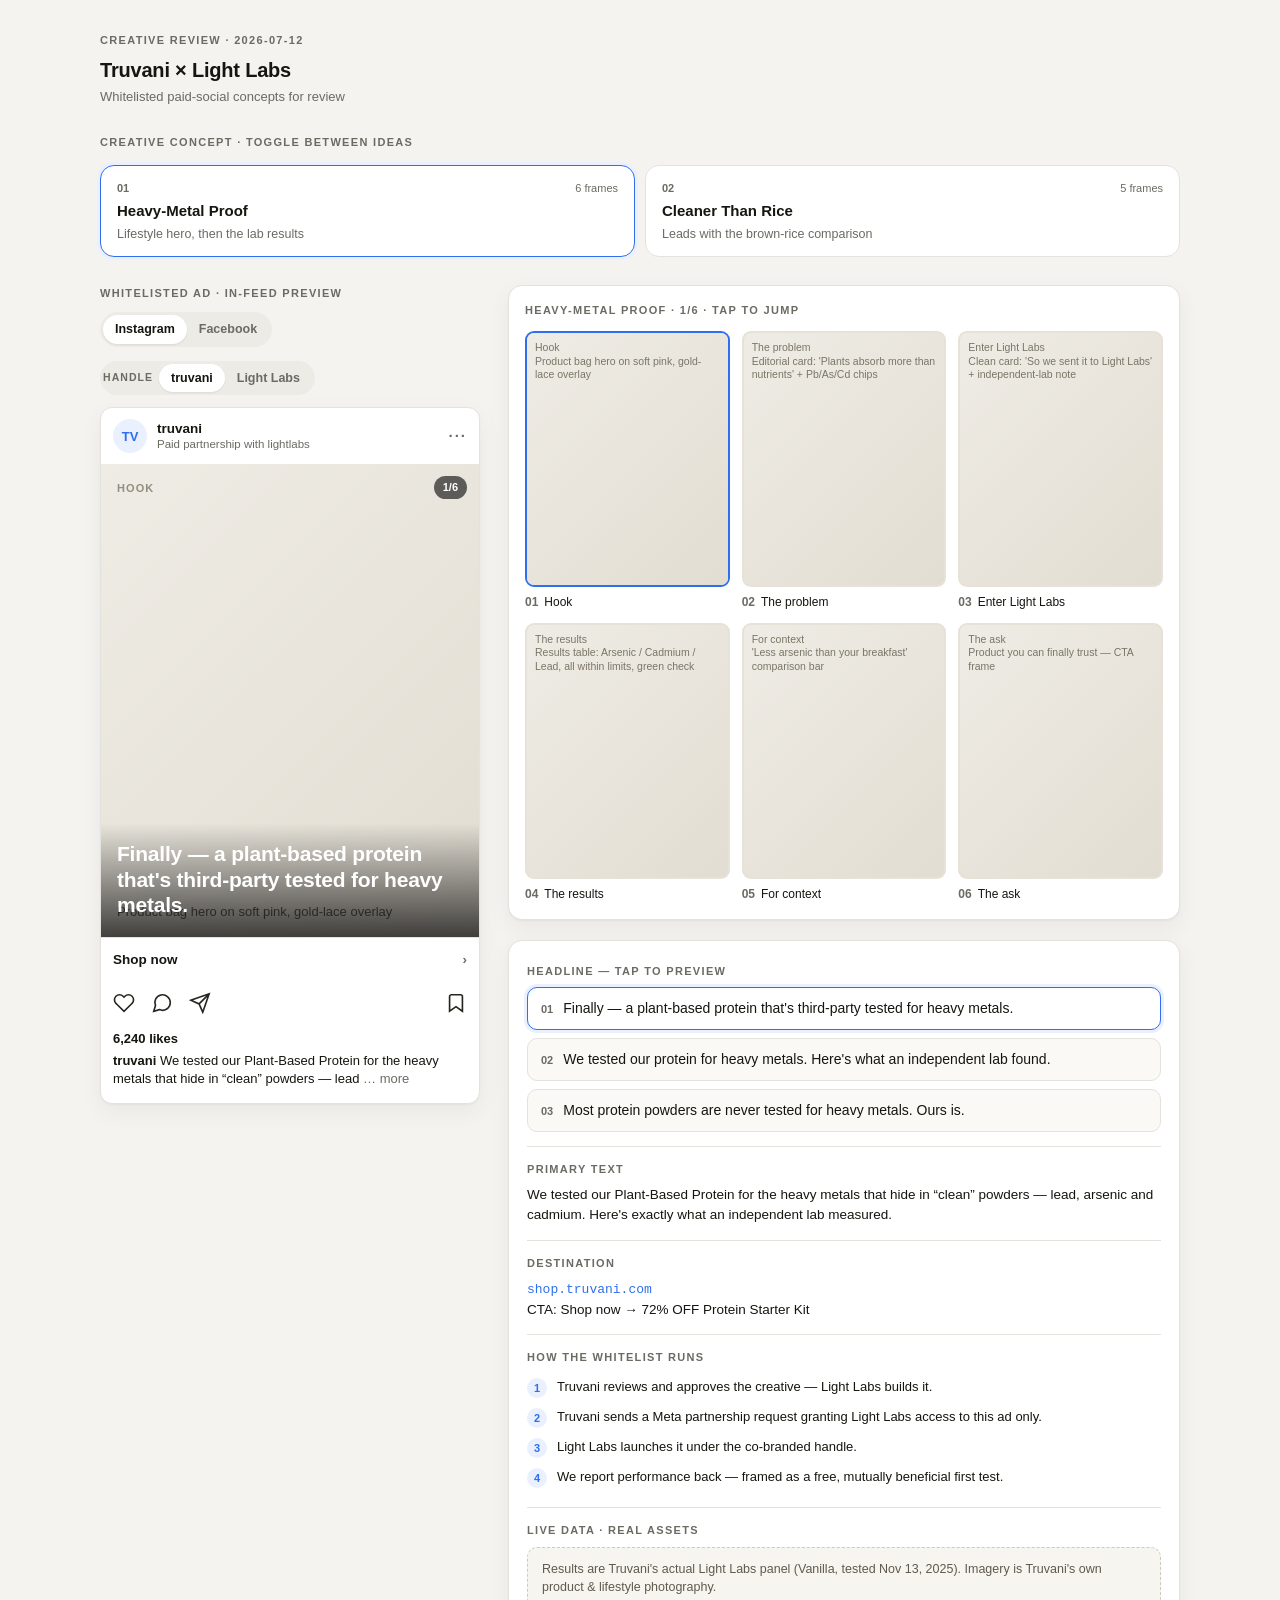
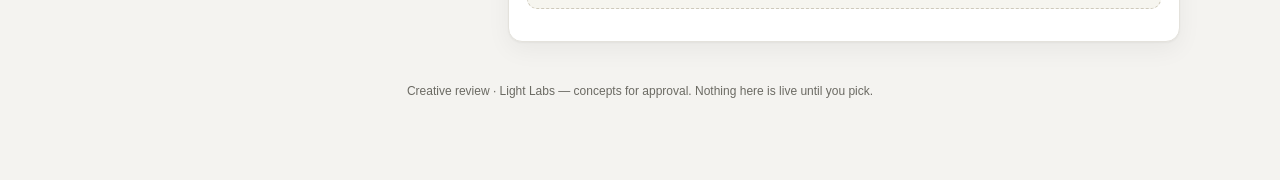
<file: .agents/skills/ad-creative/assets/creative-review-template.html>
<!DOCTYPE html>
<!--
  Creative Review Page — a shareable ad-creative approval artifact.

  HOW TO USE (agents): replace the JSON inside <script id="review-data"> below
  with the real project. Everything else renders from it. The file is
  self-contained — no build, no network, no dependencies. Open it in a browser,
  host it on any static host (Vercel/Netlify/GitHub Pages), or hand off the
  single .html file.

  THE DATA BLOCK IS JSON, NOT JAVASCRIPT:
    - double-quoted keys and strings, no comments, no trailing commas
    - it is inert data (parsed with JSON.parse), so a value can never execute
    - SECURITY: escape every literal "<" in your text values as \u003c so a
      value like "</script>" can never break out of the tag. All values are
      also HTML-escaped again at render time.

  DATA SHAPE — see references/creative-review-page.md for the annotated spec.
  Images: each frame's "image" may be a local path/file URL or a data URI.
  Remote and protocol-relative URLs are blocked; package images with the page.
  If omitted (or the file is missing), a placeholder shows the frame label +
  the image prompt — use this for concepts not yet rendered to image.
-->
<html lang="en">
<head>
<meta charset="utf-8" />
<meta name="viewport" content="width=device-width, initial-scale=1" />
<title>Creative Review</title>
<style>
  :root {
    --bg: #f4f3f0; --card: #ffffff; --ink: #16150f; --muted: #6b6a63;
    --line: #e4e2dc; --accent: #2f6fed; --accent-soft: #eaf0fe;
    --radius: 14px; --shadow: 0 1px 2px rgba(0,0,0,.04), 0 8px 24px rgba(0,0,0,.05);
  }
  * { box-sizing: border-box; }
  body { margin: 0; background: var(--bg); color: var(--ink);
    font: 15px/1.5 -apple-system, BlinkMacSystemFont, "Segoe UI", Roboto, Helvetica, Arial, sans-serif;
    -webkit-font-smoothing: antialiased; }
  .wrap { max-width: 1120px; margin: 0 auto; padding: 32px 20px 80px; }
  .eyebrow { font-size: 11px; font-weight: 700; letter-spacing: .12em; text-transform: uppercase; color: var(--muted); }
  a { color: var(--accent); }

  header.project { margin-bottom: 28px; }
  header.project h1 { font-size: 20px; margin: 6px 0 2px; letter-spacing: -.01em; }
  header.project .sub { color: var(--muted); font-size: 13px; }

  .concepts { display: grid; grid-template-columns: repeat(auto-fit, minmax(210px, 1fr)); gap: 10px; margin: 14px 0 28px; }
  .concept { text-align: left; background: var(--card); border: 1.5px solid var(--line); border-radius: var(--radius);
    padding: 14px 16px; cursor: pointer; transition: border-color .12s, box-shadow .12s; font: inherit; color: inherit; }
  .concept:hover { border-color: #cfcdc6; }
  .concept[aria-pressed="true"] { border-color: var(--accent); box-shadow: 0 0 0 3px var(--accent-soft); background: #fff; }
  .concept .row1 { display: flex; align-items: baseline; justify-content: space-between; gap: 8px; }
  .concept .num { font-size: 11px; font-weight: 700; color: var(--muted); }
  .concept .frames { font-size: 11px; color: var(--muted); }
  .concept .name { font-weight: 650; font-size: 15px; margin: 4px 0 3px; }
  .concept .tag { font-size: 12.5px; color: var(--muted); line-height: 1.35; }

  .grid { display: grid; grid-template-columns: minmax(0, 380px) minmax(0, 1fr); gap: 28px; align-items: start; }
  @media (max-width: 860px) { .grid { grid-template-columns: 1fr; } }
  .col-label { margin-bottom: 10px; }

  .toggles { display: flex; flex-wrap: wrap; gap: 14px; margin-bottom: 12px; }
  .seg { display: inline-flex; background: #ecebe6; border-radius: 999px; padding: 3px; }
  .seg button { border: 0; background: transparent; font: inherit; font-size: 12.5px; font-weight: 600; color: var(--muted);
    padding: 5px 12px; border-radius: 999px; cursor: pointer; }
  .seg button[aria-pressed="true"] { background: #fff; color: var(--ink); box-shadow: 0 1px 2px rgba(0,0,0,.08); }
  .seg .lbl { align-self: center; font-size: 10.5px; font-weight: 700; letter-spacing: .1em; text-transform: uppercase; color: var(--muted); margin-right: 6px; }

  .post { background: var(--card); border: 1px solid var(--line); border-radius: 12px; overflow: hidden; box-shadow: var(--shadow); }
  .post .top { display: flex; align-items: center; gap: 10px; padding: 11px 12px; }
  .post .avatar { width: 34px; height: 34px; border-radius: 50%; background: var(--accent-soft); color: var(--accent);
    display: grid; place-items: center; font-weight: 700; font-size: 13px; overflow: hidden; flex: none; }
  .post .avatar img { width: 100%; height: 100%; object-fit: cover; }
  .post .who { line-height: 1.2; }
  .post .who .name { font-weight: 650; font-size: 13.5px; }
  .post .who .partner { font-size: 11.5px; color: var(--muted); }
  .post .dots { margin-left: auto; color: var(--muted); font-weight: 700; letter-spacing: 2px; }
  .frame { position: relative; aspect-ratio: 4/5; background: #ded9d0; display: grid; }
  .frame img { width: 100%; height: 100%; object-fit: cover; grid-area: 1/1; z-index: 1; }
  .frame .ph { grid-area: 1/1; display: flex; flex-direction: column; justify-content: space-between; padding: 16px;
    background: linear-gradient(135deg,#efece5,#e2ddd2); }
  .frame .ph .plabel { font-size: 11px; font-weight: 700; letter-spacing: .1em; text-transform: uppercase; color: #948e80; }
  .frame .ph .pprompt { font-size: 13px; color: #5f5a4e; line-height: 1.4; }
  .frame .badge { position: absolute; top: 12px; left: 12px; z-index: 2; background: rgba(255,255,255,.92);
    font-size: 11.5px; font-weight: 600; padding: 5px 10px; border-radius: 999px; display: flex; align-items: center; gap: 5px; }
  .frame .counter { position: absolute; top: 12px; right: 12px; z-index: 2; background: rgba(0,0,0,.6); color: #fff; font-size: 11px;
    font-weight: 600; padding: 3px 9px; border-radius: 999px; }
  .frame .headline { position: absolute; left: 0; right: 0; bottom: 0; z-index: 2; padding: 18px 16px 20px; color: #fff;
    font-size: 21px; font-weight: 700; line-height: 1.2; letter-spacing: -.01em;
    background: linear-gradient(to top, rgba(0,0,0,.72), rgba(0,0,0,0)); }
  .frame .headline.light { color: var(--ink); background: linear-gradient(to top, rgba(255,255,255,.85), rgba(255,255,255,0)); }

  /* Instagram chrome */
  .ig-cta { display: flex; align-items: center; justify-content: space-between; padding: 12px; border-top: 1px solid var(--line);
    font-weight: 600; font-size: 13.5px; }
  .ig-cta .chev { color: var(--muted); }
  .ig-actions { display: flex; gap: 16px; padding: 10px 12px 2px; color: #26251f; }
  .ig-actions svg { width: 22px; height: 22px; }
  .ig-actions .save { margin-left: auto; }
  .likes { padding: 6px 12px 2px; font-weight: 650; font-size: 13px; }
  .caption { padding: 2px 12px 14px; font-size: 13px; line-height: 1.4; }
  .caption .h { font-weight: 650; }
  .caption .more { color: var(--muted); }

  /* Facebook chrome — link card below image + text actions */
  .fb-card { display: flex; align-items: center; gap: 12px; padding: 12px; background: #f3f4f6; border-top: 1px solid var(--line); }
  .fb-card .meta { min-width: 0; flex: 1; }
  .fb-card .dom { font-size: 11px; letter-spacing: .04em; text-transform: uppercase; color: var(--muted); }
  .fb-card .hl { font-size: 14px; font-weight: 650; line-height: 1.25; margin-top: 2px; overflow: hidden; }
  .fb-card .btn { flex: none; background: #e4e6eb; color: #050505; font-weight: 650; font-size: 12.5px; padding: 8px 14px; border-radius: 7px; }
  .fb-actions { display: flex; padding: 4px 12px; border-top: 1px solid var(--line); }
  .fb-actions span { flex: 1; text-align: center; padding: 8px 0; font-size: 13px; font-weight: 600; color: var(--muted); }

  .board { background: var(--card); border: 1px solid var(--line); border-radius: var(--radius); padding: 16px; box-shadow: var(--shadow); margin-bottom: 20px; }
  .board .frames-grid { display: grid; grid-template-columns: repeat(3, 1fr); gap: 12px; margin-top: 12px; }
  @media (max-width: 480px) { .board .frames-grid { grid-template-columns: repeat(2, 1fr); } }
  .thumb { border: 0; background: transparent; padding: 0; cursor: pointer; text-align: left; font: inherit; color: inherit; }
  .thumb .box { aspect-ratio: 4/5; border-radius: 9px; overflow: hidden; border: 2px solid transparent; background: #e7e2d8;
    display: grid; transition: border-color .12s; }
  .thumb[aria-current="true"] .box { border-color: var(--accent); }
  .thumb .box img { width: 100%; height: 100%; object-fit: cover; grid-area: 1/1; z-index: 1; }
  .thumb .box .mini { grid-area: 1/1; padding: 8px; font-size: 10.5px; color: #7a7566; line-height: 1.3;
    background: linear-gradient(135deg,#efece5,#e2ddd2); overflow: hidden; }
  .thumb .cap { margin-top: 6px; font-size: 12px; }
  .thumb .cap .n { color: var(--muted); font-weight: 700; margin-right: 6px; }

  .copy { background: var(--card); border: 1px solid var(--line); border-radius: var(--radius); padding: 18px; box-shadow: var(--shadow); }
  .copy .block { padding: 14px 0; border-top: 1px solid var(--line); }
  .copy .block:first-of-type { border-top: 0; padding-top: 4px; }
  .headline-opt { display: flex; gap: 10px; align-items: flex-start; width: 100%; text-align: left; font: inherit; color: inherit;
    background: #faf9f6; border: 1.5px solid var(--line); border-radius: 10px; padding: 11px 13px; cursor: pointer; margin-top: 8px; }
  .headline-opt[aria-pressed="true"] { border-color: var(--accent); background: #fff; box-shadow: 0 0 0 3px var(--accent-soft); }
  .headline-opt .n { font-size: 11px; font-weight: 700; color: var(--muted); margin-top: 2px; }
  .headline-opt .t { font-size: 14px; line-height: 1.35; }
  .kv { font-size: 13.5px; line-height: 1.5; }
  .kv .dest { color: var(--accent); font-family: ui-monospace, SFMono-Regular, Menlo, monospace; font-size: 13px; }
  .steps { margin: 8px 0 0; padding: 0; list-style: none; }
  .steps li { display: flex; gap: 10px; padding: 5px 0; font-size: 13px; line-height: 1.4; }
  .steps li .i { flex: none; width: 20px; height: 20px; border-radius: 50%; background: var(--accent-soft); color: var(--accent);
    display: grid; place-items: center; font-size: 11px; font-weight: 700; }
  .grounding { background: #f6f5ef; border: 1px dashed #cfcabb; border-radius: 10px; padding: 12px 14px; font-size: 12.5px; color: #5f5a4e; line-height: 1.45; margin-top: 8px; }
  .err { background: #fbeaea; border: 1px solid #e6b7b7; color: #8a2b2b; border-radius: 10px; padding: 14px 16px; font-size: 13px; }
  footer { margin-top: 40px; text-align: center; font-size: 12px; color: var(--muted); }
</style>
</head>
<body>

<!-- DATA — replace this JSON with your project (see the comment at the top of the file). -->
<script type="application/json" id="review-data">
{
  "project": {
    "brand": "Truvani",
    "agency": "Light Labs",
    "date": "2026-07-12",
    "note": "Whitelisted paid-social concepts for review"
  },
  "platforms": ["instagram", "facebook"],
  "concepts": [
    {
      "name": "Heavy-Metal Proof",
      "tagline": "Lifestyle hero, then the lab results",
      "handles": [
        { "name": "truvani", "partner": "Paid partnership with lightlabs", "initials": "TV" },
        { "name": "Light Labs", "partner": "Paid partnership with truvani", "initials": "LL" }
      ],
      "frames": [
        { "label": "Hook", "prompt": "Product bag hero on soft pink, gold-lace overlay", "headline": "Finally — a plant-based protein that's third-party tested for heavy metals.", "headlineTheme": "dark" },
        { "label": "The problem", "prompt": "Editorial card: 'Plants absorb more than nutrients' + Pb/As/Cd chips" },
        { "label": "Enter Light Labs", "prompt": "Clean card: 'So we sent it to Light Labs' + independent-lab note" },
        { "label": "The results", "prompt": "Results table: Arsenic / Cadmium / Lead, all within limits, green check" },
        { "label": "For context", "prompt": "'Less arsenic than your breakfast' comparison bar" },
        { "label": "The ask", "prompt": "Product you can finally trust — CTA frame", "headline": "Protein you can finally trust." }
      ],
      "headlines": [
        "Finally — a plant-based protein that's third-party tested for heavy metals.",
        "We tested our protein for heavy metals. Here's what an independent lab found.",
        "Most protein powders are never tested for heavy metals. Ours is."
      ],
      "likes": "6,240",
      "primaryText": "We tested our Plant-Based Protein for the heavy metals that hide in “clean” powders — lead, arsenic and cadmium. Here's exactly what an independent lab measured.",
      "destination": { "url": "shop.truvani.com", "cta": "Shop now", "offer": "72% OFF Protein Starter Kit" },
      "rollout": {
        "title": "How the whitelist runs",
        "steps": [
          "Truvani reviews and approves the creative — Light Labs builds it.",
          "Truvani sends a Meta partnership request granting Light Labs access to this ad only.",
          "Light Labs launches it under the co-branded handle.",
          "We report performance back — framed as a free, mutually beneficial first test."
        ]
      },
      "grounding": "Results are Truvani's actual Light Labs panel (Vanilla, tested Nov 13, 2025). Imagery is Truvani's own product & lifestyle photography."
    },
    {
      "name": "Cleaner Than Rice",
      "tagline": "Leads with the brown-rice comparison",
      "frames": [
        { "label": "Hook", "prompt": "Split visual: brown rice vs protein scoop", "headline": "Your “clean” brown rice protein? Test it.", "headlineTheme": "dark" },
        { "label": "The claim", "prompt": "Stat card comparing arsenic levels" },
        { "label": "The proof", "prompt": "Light Labs results table" },
        { "label": "The context", "prompt": "What the numbers mean, plainly" },
        { "label": "The ask", "prompt": "Starter-kit offer frame", "headline": "Trust the label. Then trust the test." }
      ],
      "headlines": [
        "Your “clean” brown rice protein? Test it.",
        "Brown rice protein is often the worst offender for arsenic. We checked ours.",
        "“Plant-based” doesn't mean “clean.” We have the lab panel to prove ours is."
      ],
      "primaryText": "Brown-rice protein is one of the most common sources of dietary arsenic. So we sent ours to an independent lab. Here's the panel.",
      "destination": { "url": "shop.truvani.com", "cta": "Shop now", "offer": "72% OFF Protein Starter Kit" },
      "grounding": "Comparison figures are from Truvani's Light Labs panel and published dietary-arsenic ranges. No competitor is named."
    }
  ]
}
</script>

<div class="wrap">
  <header class="project" id="project"></header>
  <div class="eyebrow">Creative concept · toggle between ideas</div>
  <div class="concepts" id="concepts"></div>
  <div class="grid">
    <section>
      <div class="eyebrow col-label" id="preview-label">In-feed preview</div>
      <div class="toggles" id="toggles"></div>
      <div class="post" id="post"></div>
    </section>
    <section>
      <div class="board">
        <div class="eyebrow" id="board-label">Storyboard · tap to jump</div>
        <div class="frames-grid" id="frames-grid"></div>
      </div>
      <div class="copy" id="copy"></div>
    </section>
  </div>
  <footer id="footer"></footer>
</div>

<script>
/* ============================================================================
   RENDER — generic; no need to edit when swapping the DATA JSON above.
   ========================================================================== */
const esc = (s) => String(s == null ? "" : s).replace(/[&<>"']/g, c => (
  { "&": "&amp;", "<": "&lt;", ">": "&gt;", '"': "&quot;", "'": "&#39;" }[c]));
const PLATFORMS = { instagram: "Instagram", facebook: "Facebook" };

let DATA;
try {
  DATA = JSON.parse(document.getElementById("review-data").textContent);
} catch (e) {
  document.querySelector(".wrap").innerHTML =
    '<div class="err"><b>Couldn\'t read the review data.</b><br/>The <code>#review-data</code> block must be valid JSON — double-quoted keys and strings, no comments, no trailing commas. Parser said: ' + esc(e.message) + '</div>';
  throw e;
}

function invalid(msg) {
  document.querySelector(".wrap").innerHTML =
    '<div class="err"><b>The review data is missing something.</b><br/>' + esc(msg) + '</div>';
  throw new Error(msg);
}
if (!DATA || !Array.isArray(DATA.concepts) || !DATA.concepts.length)
  invalid('"concepts" must be a non-empty array.');
DATA.concepts.forEach((c, i) => {
  if (!c || typeof c !== "object") invalid(`concepts[${i}] must be an object.`);
  if (!Array.isArray(c.frames) || !c.frames.length) invalid(`concepts[${i}].frames must be a non-empty array.`);
});

const state = { concept: 0, frame: 0, platform: null, handle: 0, headline: 0 };
const concept = () => DATA.concepts[state.concept];

// platforms restricted to the ones we can render; default to first valid
const platformList = () => (DATA.platforms || ["instagram"]).filter(p => PLATFORMS[p]);
state.platform = platformList()[0] || "instagram";

const heart = '<svg viewBox="0 0 24 24" fill="none" stroke="currentColor" stroke-width="1.8"><path d="M20.8 4.6a5.5 5.5 0 0 0-7.8 0L12 5.6l-1-1a5.5 5.5 0 1 0-7.8 7.8l1 1L12 21l7.8-7.6 1-1a5.5 5.5 0 0 0 0-7.8z"/></svg>';
const comment = '<svg viewBox="0 0 24 24" fill="none" stroke="currentColor" stroke-width="1.8"><path d="M21 11.5a8.4 8.4 0 0 1-11.8 7.7L3 21l1.9-6.2A8.4 8.4 0 1 1 21 11.5z"/></svg>';
const share = '<svg viewBox="0 0 24 24" fill="none" stroke="currentColor" stroke-width="1.8"><path d="M22 2 11 13M22 2l-7 20-4-9-9-4 20-7z"/></svg>';
const bookmark = '<svg viewBox="0 0 24 24" fill="none" stroke="currentColor" stroke-width="1.8"><path d="M19 21l-7-5-7 5V5a2 2 0 0 1 2-2h10a2 2 0 0 1 2 2z"/></svg>';

function renderProject() {
  const p = DATA.project || {};
  const line = [p.brand, p.agency && `× ${p.agency}`].filter(Boolean).join(" ");
  document.getElementById("project").innerHTML =
    `<div class="eyebrow">Creative review${p.date ? " · " + esc(p.date) : ""}</div>
     <h1>${esc(line || "Ad creative")}</h1>${p.note ? `<div class="sub">${esc(p.note)}</div>` : ""}`;
  document.getElementById("footer").innerHTML =
    `Creative review${p.agency ? " · " + esc(p.agency) : ""} — concepts for approval. Nothing here is live until you pick.`;
}

function renderConcepts() {
  document.getElementById("concepts").innerHTML = DATA.concepts.map((c, i) => `
    <button class="concept" aria-pressed="${i === state.concept}" data-i="${i}">
      <div class="row1"><span class="num">${String(i + 1).padStart(2, "0")}</span>
        <span class="frames">${c.frames.length} frame${c.frames.length === 1 ? "" : "s"}</span></div>
      <div class="name">${esc(c.name)}</div>
      <div class="tag">${esc(c.tagline || "")}</div>
    </button>`).join("");
  document.querySelectorAll(".concept").forEach(b =>
    b.onclick = () => { state.concept = +b.dataset.i; state.frame = 0; state.handle = 0; state.headline = 0; renderAll(); });
}

function handles() {
  return concept().handles || [{
    name: DATA.project?.brand || "brand",
    partner: DATA.project?.agency ? "Paid partnership with " + DATA.project.agency.toLowerCase() : "Sponsored",
    initials: (DATA.project?.brand || "AD").slice(0, 2).toUpperCase()
  }];
}

function renderToggles() {
  const plats = platformList(), hs = handles();
  let html = "";
  if (plats.length > 1) {
    html += `<div class="seg" role="group">${plats.map(p =>
      `<button data-plat="${esc(p)}" aria-pressed="${p === state.platform}">${esc(PLATFORMS[p])}</button>`).join("")}</div>`;
  }
  if (hs.length > 1) {
    html += `<div class="seg" role="group"><span class="lbl">Handle</span>${hs.map((h, i) =>
      `<button data-handle="${i}" aria-pressed="${i === state.handle}">${esc(h.name)}</button>`).join("")}</div>`;
  }
  const el = document.getElementById("toggles");
  el.innerHTML = html;
  el.querySelectorAll("[data-plat]").forEach(b => b.onclick = () => { state.platform = b.dataset.plat; renderToggles(); renderPost(); });
  el.querySelectorAll("[data-handle]").forEach(b => b.onclick = () => { state.handle = +b.dataset.handle; renderToggles(); renderPost(); });
  document.getElementById("preview-label").textContent = (hs.length > 1 ? "Whitelisted ad · " : "") + "In-feed preview";
}

// Classify with the browser URL parser; tabs/newlines and backslashes can hide a remote URL.
function localImageSource(value) {
  if (typeof value !== "string") return "";
  const syntax = value.replace(/[\t\n\r]/g, "").replace(/\\/g, "/")
    .replace(/^[\u0000-\u0020]+|[\u0000-\u0020]+$/g, "");
  if (/^\/\//.test(syntax)) return "";
  try {
    const base = new URL(document.baseURI);
    const image = new URL(value, base);
    if (image.protocol === "data:" || (image.protocol === "file:" && !image.host)) return value;
    // Hosted relative assets stay on the review page's origin; absolute network URLs stay blocked.
    if (!/^[a-z][a-z0-9+.-]*:/i.test(syntax) && image.origin === base.origin) return value;
  } catch (_) { /* An invalid source falls back to the placeholder. */ }
  return "";
}

// placeholder underneath + image on top; a missing/broken image removes itself → placeholder shows
function frameVisual(f, phCls) {
  const ph = `<div class="${phCls}"><div class="plabel">${esc(f.label)}</div><div class="pprompt">${esc(f.prompt || "")}</div></div>`;
  // Only local/relative or data: image sources — block remote URLs so the page stays offline and cannot beacon on open.
  const localImg = localImageSource(f.image);
  const img = localImg ? `<img src="${esc(localImg)}" alt="${esc(f.label)}" onerror="this.remove()" />` : "";
  return ph + img;
}

function frameHTML(c, f) {
  const total = c.frames.length;
  const headlineText = state.frame === 0 ? (c.headlines?.[state.headline] || f.headline || "") : (f.headline || "");
  const theme = f.headlineTheme === "light" ? " light" : "";
  return `<div class="frame">
      ${frameVisual(f, "ph")}
      <span class="counter">${state.frame + 1}/${total}</span>
      ${headlineText ? `<div class="headline${theme}">${esc(headlineText)}</div>` : ""}
    </div>`;
}

function renderPost() {
  const c = concept(), f = c.frames[state.frame], h = handles()[state.handle] || handles()[0];
  const dest = c.destination || {};
  const top = `<div class="top">
      <div class="avatar">${h.initials ? esc(h.initials) : ""}</div>
      <div class="who"><div class="name">${esc(h.name)}</div><div class="partner">${esc(h.partner || "Sponsored")}</div></div>
      <div class="dots">···</div>
    </div>`;

  let chrome;
  if (state.platform === "facebook") {
    const domain = dest.url ? esc(dest.url) : "";
    const hl = c.headlines?.[state.headline] || f.headline || dest.offer || "";
    chrome = `<div class="fb-card">
        <div class="meta"><div class="dom">${domain}</div><div class="hl">${esc(hl)}</div></div>
        ${dest.cta ? `<div class="btn">${esc(dest.cta)}</div>` : ""}
      </div>
      <div class="fb-actions"><span>Like</span><span>Comment</span><span>Share</span></div>`;
  } else {
    chrome = `<div class="ig-cta"><span>${esc(dest.cta || "Learn more")}</span><span class="chev">›</span></div>
      <div class="ig-actions">${heart}${comment}${share}<span class="save">${bookmark}</span></div>
      ${c.likes ? `<div class="likes">${esc(c.likes)} likes</div>` : ""}
      <div class="caption"><span class="h">${esc(h.name)}</span> ${esc((c.primaryText || "").slice(0, 90))}<span class="more"> … more</span></div>`;
  }

  document.getElementById("post").innerHTML = top + frameHTML(c, f) + chrome;
  document.getElementById("board-label").textContent = `${c.name} · ${state.frame + 1}/${c.frames.length} · tap to jump`;
}

function renderBoard() {
  const c = concept();
  document.getElementById("frames-grid").innerHTML = c.frames.map((f, i) => `
    <button class="thumb" aria-current="${i === state.frame}" data-i="${i}">
      <div class="box">${frameVisual(f, "mini")}</div>
      <div class="cap"><span class="n">${String(i + 1).padStart(2, "0")}</span>${esc(f.label)}</div>
    </button>`).join("");
  document.querySelectorAll(".thumb").forEach(b =>
    b.onclick = () => { state.frame = +b.dataset.i; renderPost(); renderBoard(); });
}

function renderCopy() {
  const c = concept(), dest = c.destination || {};
  let html = "";
  if (c.headlines?.length) {
    html += `<div class="block"><div class="eyebrow">Headline — tap to preview</div>${c.headlines.map((h, i) =>
      `<button class="headline-opt" aria-pressed="${i === state.headline}" data-i="${i}">
        <span class="n">${String(i + 1).padStart(2, "0")}</span><span class="t">${esc(h)}</span></button>`).join("")}</div>`;
  }
  if (c.primaryText) html += `<div class="block"><div class="eyebrow">Primary text</div><div class="kv" style="margin-top:8px">${esc(c.primaryText)}</div></div>`;
  if (dest.url || dest.cta) {
    html += `<div class="block"><div class="eyebrow">Destination</div><div class="kv" style="margin-top:8px">
      ${dest.url ? `<span class="dest">${esc(dest.url)}</span><br/>` : ""}
      ${dest.cta ? `CTA: ${esc(dest.cta)}` : ""}${dest.offer ? ` → ${esc(dest.offer)}` : ""}</div></div>`;
  }
  if (c.rollout?.steps?.length) {
    html += `<div class="block"><div class="eyebrow">${esc(c.rollout.title || "How it runs")}</div>
      <ol class="steps">${c.rollout.steps.map((s, i) => `<li><span class="i">${i + 1}</span><span>${esc(s)}</span></li>`).join("")}</ol></div>`;
  }
  if (c.grounding) html += `<div class="block"><div class="eyebrow">Live data · real assets</div><div class="grounding">${esc(c.grounding)}</div></div>`;
  const el = document.getElementById("copy");
  el.innerHTML = html;
  el.querySelectorAll(".headline-opt").forEach(b =>
    b.onclick = () => { state.headline = +b.dataset.i; state.frame = 0; renderPost(); renderBoard(); renderCopy(); });
}

function renderAll() { renderConcepts(); renderToggles(); renderPost(); renderBoard(); renderCopy(); }
renderProject();
renderAll();
</script>
</body>
</html>
</file>
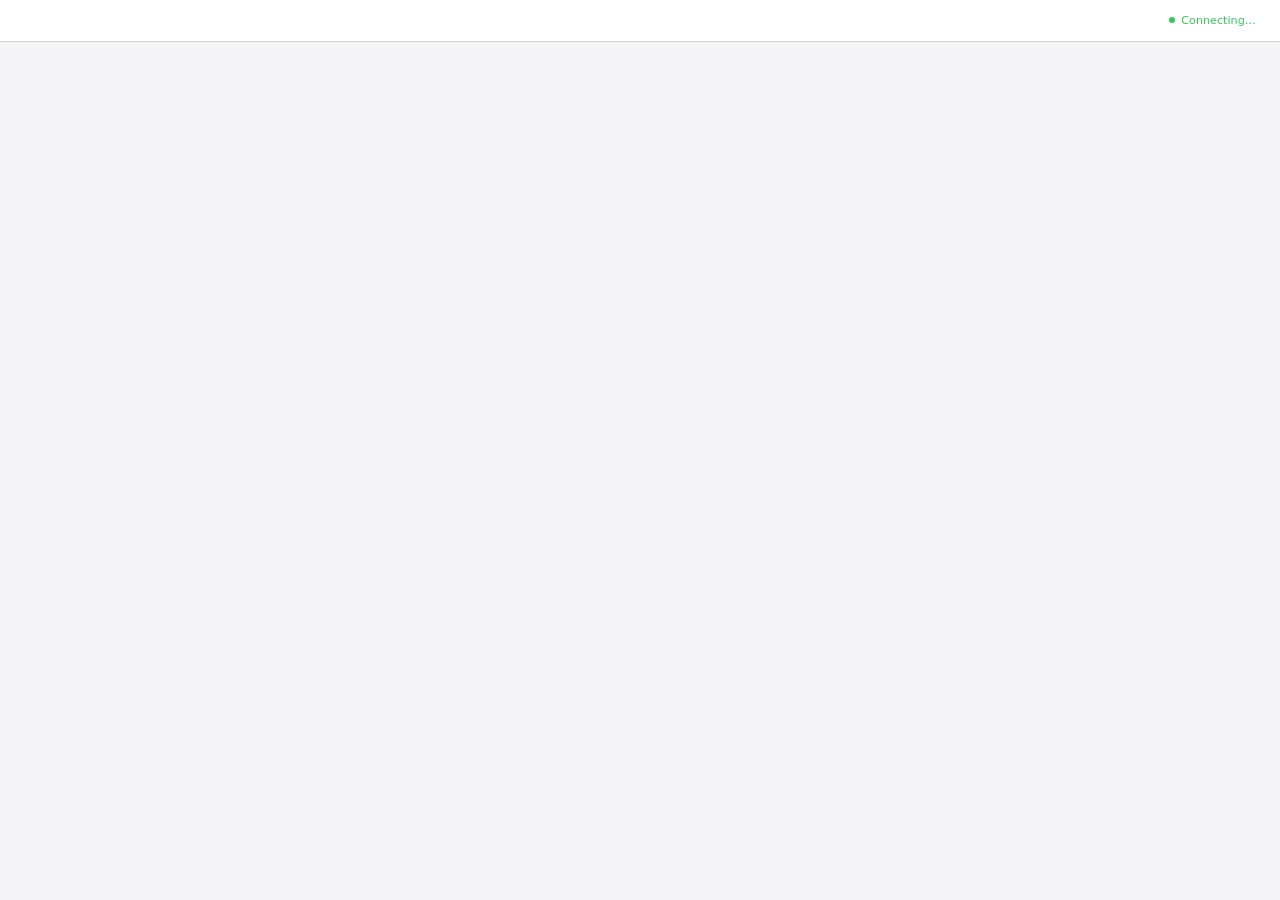
<file: .agents/skills/brainstorming/scripts/frame-template.html>
<!DOCTYPE html>
<html>
<head>
  <meta charset="utf-8">
  <title>Superpowers Brainstorming</title>
  <style>
    /*
     * BRAINSTORM COMPANION FRAME TEMPLATE
     *
     * This template provides a consistent frame with:
     * - OS-aware light/dark theming
     * - Header branding and connection status
     * - Scrollable main content area
     * - CSS helpers for common UI patterns
     *
     * Content is injected via placeholder comment in #frame-content.
     */

    * { box-sizing: border-box; margin: 0; padding: 0; }
    html, body { height: 100%; overflow: hidden; }

    /* ===== THEME VARIABLES ===== */
    :root {
      --bg-primary: #f5f5f7;
      --bg-secondary: #ffffff;
      --bg-tertiary: #e5e5e7;
      --border: #d1d1d6;
      --text-primary: #1d1d1f;
      --text-secondary: #86868b;
      --text-tertiary: #aeaeb2;
      --accent: #0071e3;
      --accent-hover: #0077ed;
      --success: #34c759;
      --warning: #ff9f0a;
      --error: #ff3b30;
      --selected-bg: #e8f4fd;
      --selected-border: #0071e3;
    }

    @media (prefers-color-scheme: dark) {
      :root {
        --bg-primary: #1d1d1f;
        --bg-secondary: #2d2d2f;
        --bg-tertiary: #3d3d3f;
        --border: #424245;
        --text-primary: #f5f5f7;
        --text-secondary: #86868b;
        --text-tertiary: #636366;
        --accent: #0a84ff;
        --accent-hover: #409cff;
        --selected-bg: rgba(10, 132, 255, 0.15);
        --selected-border: #0a84ff;
      }
    }

    body {
      font-family: system-ui, -apple-system, BlinkMacSystemFont, sans-serif;
      background: var(--bg-primary);
      color: var(--text-primary);
      display: flex;
      flex-direction: column;
      line-height: 1.5;
    }

    /* ===== FRAME STRUCTURE ===== */
    .brand { display: flex; align-items: center; min-width: 0; overflow: hidden; color: var(--text-secondary); line-height: 1; }
    .brand a { color: inherit; text-decoration: none; display: flex; align-items: center; gap: 0.5rem; min-width: 0; max-width: 100%; line-height: 1; }
    .brand-copy { display: block; min-width: 0; overflow: hidden; text-overflow: ellipsis; white-space: nowrap; line-height: 1; transform: translateY(-1px); }
    .brand-logo { display: block; height: 1em; width: auto; max-width: 180px; flex-shrink: 0; filter: invert(1); }
    @media (prefers-color-scheme: dark) {
      .brand-logo { filter: none; }
    }
    .status { font-size: 0.7rem; color: var(--status-color, var(--success)); display: flex; align-items: center; gap: 0.4rem; justify-self: end; white-space: nowrap; line-height: 1; }
    .status::before { content: ''; width: 6px; height: 6px; background: var(--status-color, var(--success)); border-radius: 50%; }

    .main { flex: 1; overflow-y: auto; }
    #frame-content { padding: 2rem; min-height: 100%; }

    .header {
      background: var(--bg-secondary);
      border-bottom: 1px solid var(--border);
      padding: 0.5rem 1.5rem;
      flex-shrink: 0;
      display: grid;
      grid-template-columns: minmax(0, 1fr) auto;
      align-items: center;
      gap: 1rem;
      min-height: 42px;
    }
    .header .brand { justify-self: start; width: 100%; font-size: 0.75rem; line-height: 1; }
    .header .status { grid-column: 2; line-height: 1; }
    .header span {
      font-size: 0.75rem;
      color: var(--text-secondary);
    }
    .header .selected-text {
      color: var(--accent);
      font-weight: 500;
    }

    /* ===== TYPOGRAPHY ===== */
    h2 { font-size: 1.5rem; font-weight: 600; margin-bottom: 0.5rem; }
    h3 { font-size: 1.1rem; font-weight: 600; margin-bottom: 0.25rem; }
    .subtitle { color: var(--text-secondary); margin-bottom: 1.5rem; }
    .section { margin-bottom: 2rem; }
    .label { font-size: 0.7rem; color: var(--text-secondary); text-transform: uppercase; letter-spacing: 0.05em; margin-bottom: 0.5rem; }

    /* ===== OPTIONS (for A/B/C choices) ===== */
    .options { display: flex; flex-direction: column; gap: 0.75rem; }
    .option {
      background: var(--bg-secondary);
      border: 2px solid var(--border);
      border-radius: 12px;
      padding: 1rem 1.25rem;
      cursor: pointer;
      transition: all 0.15s ease;
      display: flex;
      align-items: flex-start;
      gap: 1rem;
    }
    .option:hover { border-color: var(--accent); }
    .option.selected { background: var(--selected-bg); border-color: var(--selected-border); }
    .option .letter {
      background: var(--bg-tertiary);
      color: var(--text-secondary);
      width: 1.75rem; height: 1.75rem;
      border-radius: 6px;
      display: flex; align-items: center; justify-content: center;
      font-weight: 600; font-size: 0.85rem; flex-shrink: 0;
    }
    .option.selected .letter { background: var(--accent); color: white; }
    .option .content { flex: 1; }
    .option .content h3 { font-size: 0.95rem; margin-bottom: 0.15rem; }
    .option .content p { color: var(--text-secondary); font-size: 0.85rem; margin: 0; }

    /* ===== CARDS (for showing designs/mockups) ===== */
    .cards { display: grid; grid-template-columns: repeat(auto-fit, minmax(280px, 1fr)); gap: 1rem; }
    .card {
      background: var(--bg-secondary);
      border: 1px solid var(--border);
      border-radius: 12px;
      overflow: hidden;
      cursor: pointer;
      transition: all 0.15s ease;
    }
    .card:hover { border-color: var(--accent); transform: translateY(-2px); box-shadow: 0 4px 12px rgba(0,0,0,0.1); }
    .card.selected { border-color: var(--selected-border); border-width: 2px; }
    .card-image { background: var(--bg-tertiary); aspect-ratio: 16/10; display: flex; align-items: center; justify-content: center; }
    .card-body { padding: 1rem; }
    .card-body h3 { margin-bottom: 0.25rem; }
    .card-body p { color: var(--text-secondary); font-size: 0.85rem; }

    /* ===== MOCKUP CONTAINER ===== */
    .mockup {
      background: var(--bg-secondary);
      border: 1px solid var(--border);
      border-radius: 12px;
      overflow: hidden;
      margin-bottom: 1.5rem;
    }
    .mockup-header {
      background: var(--bg-tertiary);
      padding: 0.5rem 1rem;
      font-size: 0.75rem;
      color: var(--text-secondary);
      border-bottom: 1px solid var(--border);
    }
    .mockup-body { padding: 1.5rem; }

    /* ===== SPLIT VIEW (side-by-side comparison) ===== */
    .split { display: grid; grid-template-columns: 1fr 1fr; gap: 1.5rem; }
    @media (max-width: 700px) { .split { grid-template-columns: 1fr; } }

    /* ===== PROS/CONS ===== */
    .pros-cons { display: grid; grid-template-columns: 1fr 1fr; gap: 1rem; margin: 1rem 0; }
    .pros, .cons { background: var(--bg-secondary); border-radius: 8px; padding: 1rem; }
    .pros h4 { color: var(--success); font-size: 0.85rem; margin-bottom: 0.5rem; }
    .cons h4 { color: var(--error); font-size: 0.85rem; margin-bottom: 0.5rem; }
    .pros ul, .cons ul { margin-left: 1.25rem; font-size: 0.85rem; color: var(--text-secondary); }
    .pros li, .cons li { margin-bottom: 0.25rem; }

    /* ===== PLACEHOLDER (for mockup areas) ===== */
    .placeholder {
      background: var(--bg-tertiary);
      border: 2px dashed var(--border);
      border-radius: 8px;
      padding: 2rem;
      text-align: center;
      color: var(--text-tertiary);
    }

    /* ===== INLINE MOCKUP ELEMENTS ===== */
    .mock-nav { background: var(--accent); color: white; padding: 0.75rem 1rem; display: flex; gap: 1.5rem; font-size: 0.9rem; }
    .mock-sidebar { background: var(--bg-tertiary); padding: 1rem; min-width: 180px; }
    .mock-content { padding: 1.5rem; flex: 1; }
    .mock-button { background: var(--accent); color: white; border: none; padding: 0.5rem 1rem; border-radius: 6px; font-size: 0.85rem; }
    .mock-input { background: var(--bg-primary); border: 1px solid var(--border); border-radius: 6px; padding: 0.5rem; width: 100%; }
  </style>
</head>
<body>
  <div class="header">
    <!-- BRANDING -->
    <div class="status">Connecting…</div>
  </div>

  <div class="main">
    <div id="frame-content">
      <!-- CONTENT -->
    </div>
  </div>

</body>
</html>
</file>
